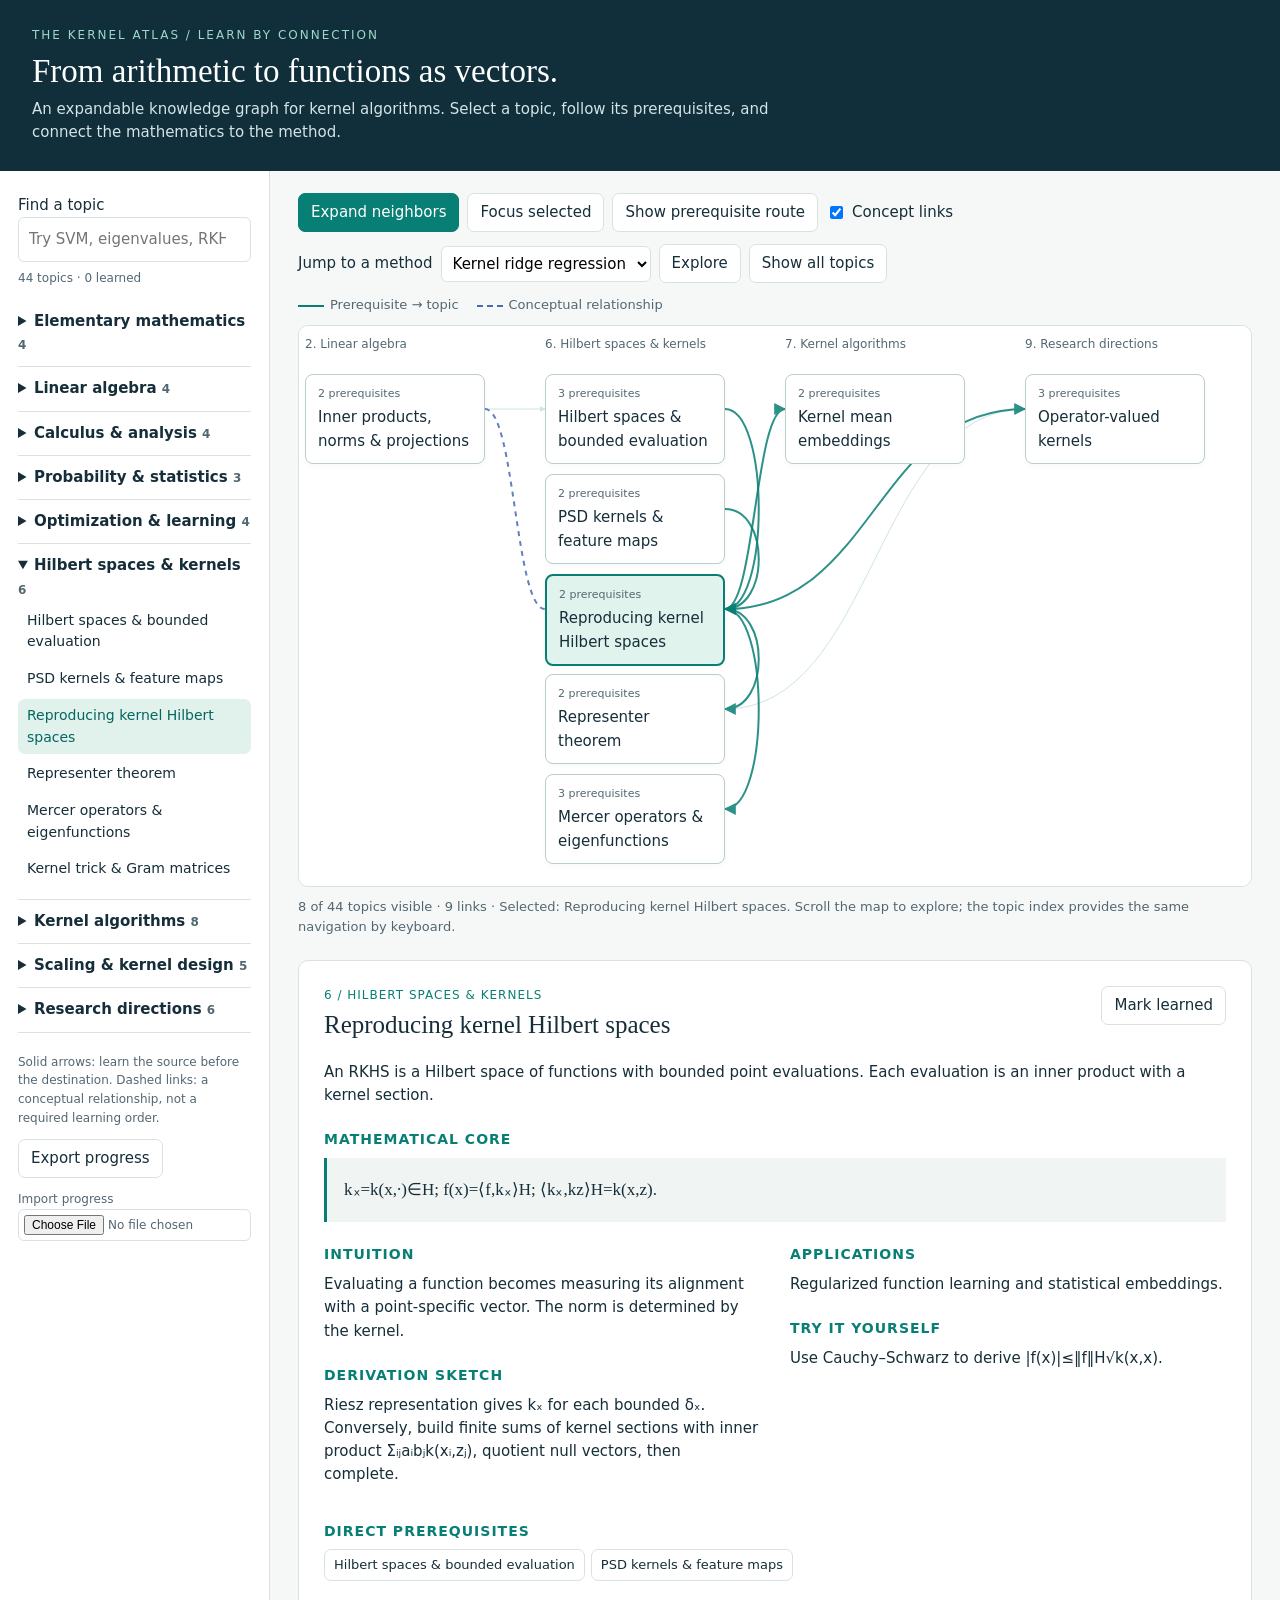
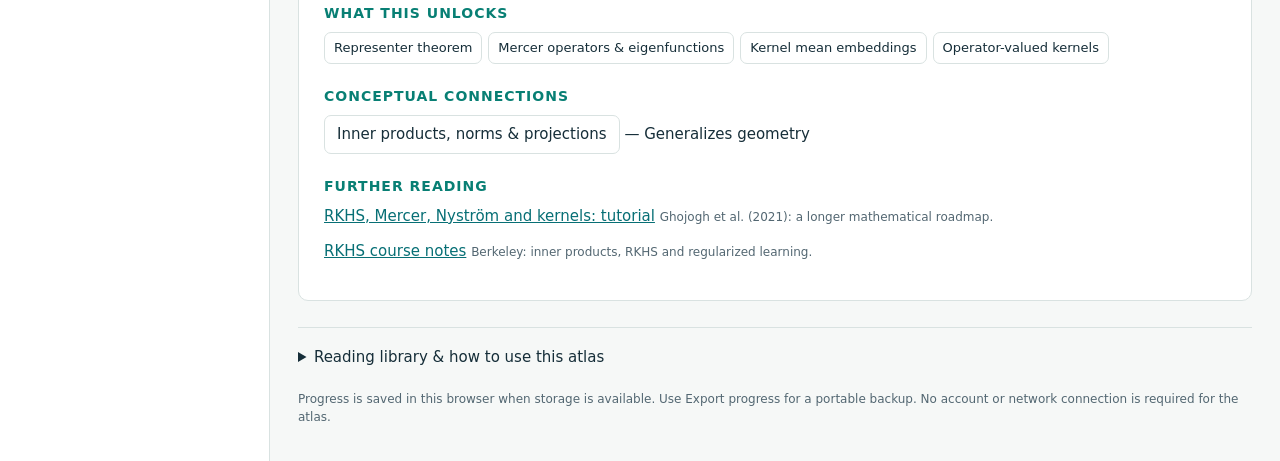
<file: kernel-atlas.html>
<!doctype html>
<html lang="en"><head><meta charset="utf-8"><meta name="viewport" content="width=device-width,initial-scale=1"><title>Kernel Atlas — an interactive learning graph</title>
<style>
:root{color-scheme:light;--ink:#162e39;--muted:#536772;--paper:#f6f8f7;--line:#d9e2e1;--accent:#087f74;--blue:#486ab3}*{box-sizing:border-box}body{margin:0;background:var(--paper);color:var(--ink);font:15px/1.55 system-ui,sans-serif}button,input,select{font:inherit}button,a,input,select,summary{touch-action:manipulation}button{cursor:pointer;border:1px solid var(--line);border-radius:7px;background:white;color:var(--ink);padding:7px 12px}button:hover{background:#eaf4f1}button:focus-visible,a:focus-visible,summary:focus-visible,input:focus-visible,select:focus-visible{outline:3px solid #c08427;outline-offset:3px}.primary{background:var(--accent);color:white;border-color:var(--accent)}.primary:hover{background:#05675f}header{padding:26px 32px 20px;background:#102f3a;color:#fff}header .eyebrow{color:#9dd8c9;letter-spacing:2px;font-size:12px}h1{font:500 33px/1.2 Georgia,serif;margin:7px 0}header p{margin:6px 0;color:#d4e3e7;max-width:800px}.shell{display:grid;grid-template-columns:270px minmax(0,1fr);max-width:1800px;margin:auto}.sidebar{padding:23px 18px;border-right:1px solid var(--line);background:white}.sidebar input{width:100%;padding:10px;border:1px solid var(--line);border-radius:6px}.sidebar details{border-bottom:1px solid var(--line);padding:10px 0}.sidebar summary{cursor:pointer;font-weight:600}.topic{display:block;text-align:left;width:100%;border:0;padding:6px 9px;margin:3px 0;font-size:14px}.topic.active{background:#e1f1ec;color:#05675f}.count{color:var(--muted);font-size:12px}.main{min-width:0;padding:22px 28px}h2{font:500 25px/1.3 Georgia,serif;margin:0 0 12px}h3{font-size:14px;text-transform:uppercase;letter-spacing:1px;margin:22px 0 7px;color:var(--accent)}p{margin:7px 0 12px}.toolbar{display:flex;gap:8px;flex-wrap:wrap;align-items:center;margin-bottom:12px}.toolbar label{display:flex;gap:6px;align-items:center}.toolbar select{max-width:210px;padding:7px;border:1px solid var(--line);border-radius:6px;background:white}.legend{display:flex;gap:18px;flex-wrap:wrap;font-size:13px;color:var(--muted);margin:10px 0}.legend span:before{content:'';display:inline-block;vertical-align:middle;width:26px;border-top:2px solid var(--accent);margin-right:6px}.legend .concept:before{border-top:2px dashed var(--blue)}.graphwrap{position:relative;overflow:auto;border:1px solid var(--line);background:#fff;border-radius:10px;max-height:570px}.graph{position:relative;min-height:180px}.graph svg{position:absolute;inset:0;pointer-events:none}.gnode{position:absolute;width:180px;min-height:70px;text-align:left;padding:10px 12px;border-radius:8px;border:1px solid #bacdc9;box-shadow:0 2px 4px #16363c08}.gnode small{display:block;font-size:11px;color:var(--muted);margin-bottom:4px}.gnode.selected{background:#e0f3ed;border:2px solid var(--accent)}.gnode.done:after{content:'✓';position:absolute;right:8px;top:4px;color:var(--accent)}.columnlabel{position:absolute;top:9px;font-size:12px;color:var(--muted);width:180px}.status{font-size:13px;color:var(--muted);margin:10px 0}.lesson{margin-top:22px;background:white;border:1px solid var(--line);border-radius:10px;padding:25px;max-width:1100px}.lessonhead{display:flex;justify-content:space-between;gap:12px;align-items:flex-start;flex-wrap:wrap}.badge{font-size:12px;text-transform:uppercase;letter-spacing:1px;color:var(--accent)}.lesson h2{margin-top:5px}.math{background:#f0f5f4;padding:17px;border-left:3px solid var(--accent);font:17px/1.8 'Cambria Math',Georgia,serif;overflow-wrap:anywhere;white-space:pre-wrap}.lessoncols{display:grid;grid-template-columns:1fr 1fr;gap:0 30px}.chips{display:flex;flex-wrap:wrap;gap:6px}.chips button{font-size:13px;padding:5px 9px}.route{border-left:3px solid #d2b678;padding:10px 14px;background:#fbf8ef;margin:14px 0}.route ol{padding-left:22px;margin:8px 0}.route button{border:0;background:none;padding:2px;color:#07695f;text-align:left}.sources{margin-top:26px;border-top:1px solid var(--line);padding-top:18px}.sources li{margin:10px 0}a{color:#076f75}.foot{font-size:12px;color:var(--muted);margin-top:20px}#empty{padding:12px;color:var(--muted)}[hidden]{display:none!important}@media(max-width:900px){.shell{grid-template-columns:220px minmax(0,1fr)}.main{padding:18px}.lessoncols{grid-template-columns:1fr}}@media(max-width:650px){header{padding:22px 18px}h1{font-size:29px}.shell{display:block}.sidebar{border-right:0;border-bottom:1px solid var(--line);max-height:300px;overflow:auto}.main{padding:16px}.lesson{padding:17px}.toolbar select{max-width:180px}.graphwrap{max-height:420px}}
</style></head><body>
<header><div class="eyebrow">THE KERNEL ATLAS / LEARN BY CONNECTION</div><h1>From arithmetic to functions as vectors.</h1><p>An expandable knowledge graph for kernel algorithms. Select a topic, follow its prerequisites, and connect the mathematics to the method.</p></header>
<div class="shell"><nav class="sidebar" aria-label="Topic index"><label for="search">Find a topic</label><input id="search" type="search" placeholder="Try SVM, eigenvalues, RKHS…"><p class="count" id="progress"></p><div id="index"></div><div id="empty" hidden>No matching topics.</div><p class="foot">Solid arrows: learn the source before the destination. Dashed links: a conceptual relationship, not a required learning order.</p><button id="export">Export progress</button><label class="count" style="display:block;margin-top:12px">Import progress<input id="import" type="file" accept="application/json" style="padding:5px"></label></nav>
<main class="main"><div class="toolbar"><button id="neighbors" class="primary">Expand neighbors</button><button id="focus">Focus selected</button><button id="path">Show prerequisite route</button><label><input type="checkbox" id="concept" checked>Concept links</label></div><div class="toolbar"><label for="target">Jump to a method</label><select id="target"><option value="krr">Kernel ridge regression</option><option value="svm">Support vector machines</option><option value="kpca">Kernel PCA</option><option value="gp">Gaussian processes</option><option value="mmd">MMD</option><option value="ntk">Neural tangent kernels</option></select><button id="jump">Explore</button><button id="overview">Show all topics</button></div>
<div class="legend"><span>Prerequisite → topic</span><span class="concept">Conceptual relationship</span></div><div class="graphwrap" id="viewport"><div class="graph" id="graph" role="group" aria-label="Interactive topic graph"></div></div><div class="status" id="status" aria-live="polite"></div><div id="route" class="route" hidden></div><article id="lesson" class="lesson" aria-label="Selected topic lesson"></article>
<details class="sources"><summary>Reading library & how to use this atlas</summary><p>Start with the elementary topics or choose a method and open its prerequisite route. Routes are suggested teaching sequences, not the only valid way to learn. Mark a topic learned after working through its practice question. Research nodes offer starting questions, not a claim to cover the latest literature.</p><p>Notation: xᵢ is example i; X has examples in its rows; K is the training Gram matrix; n is the sample count; λ&gt;0 is the regularization parameter. Formulas use real spaces unless stated otherwise. Derivations are sketches; check the stated assumptions before applying them.</p><ul id="readinglist"></ul><p>Notes are original concise teaching summaries. The linked textbook, papers and course notes provide proofs and further reading. The atlas works offline; external readings require internet access.</p></details><p class="foot">Progress is saved in this browser when storage is available. Use Export progress for a portable backup. No account or network connection is required for the atlas.</p></main></div>
<script>
const groups=['Elementary mathematics','Linear algebra','Calculus & analysis','Probability & statistics','Optimization & learning','Hilbert spaces & kernels','Kernel algorithms','Scaling & kernel design','Research directions'];
// id, stage, title, prerequisites, definition, mathematics, derivation, intuition, applications, practice
const rows=[
['numbers',0,'Numbers, algebra & sums','','Real numbers, variables, equations, powers and finite sums are the language of the entire graph.','Σᵢ₌₁ⁿ aᵢ = a₁ + ⋯ + aₙ; (a+b)² = a²+2ab+b².','Expand (a+b)(a+b) using distributivity. Collect the two ab terms. Apply the same distributive rule inside a sum.','A sum is a compact instruction to accumulate contributions. Indices identify examples or coordinates.','Writing losses, dot products and kernel expansions.','Expand Σᵢ₌₁³ (xᵢ−yᵢ)² and identify the cross term.'],
['functions',0,'Sets, functions & composition','numbers','A set collects objects; a function assigns one output to each input in its domain.','f:X→Y; (g∘f)(x)=g(f(x)); f⁻¹(A)={x:f(x)∈A}.','For f(x)=2x and g(z)=z², substitute f(x) into g to obtain 4x². Order matters: f(g(x))=2x².','A feature map is simply a function whose outputs serve as coordinates.','Feature pipelines, decision functions and random variables.','Give a feature map from a real number to a three-dimensional vector.'],
['geometry',0,'Coordinates & Euclidean geometry','numbers','Coordinates represent points; distances and angles describe their geometry.','‖x−z‖₂²=Σⱼ(xⱼ−zⱼ)².','Apply the Pythagorean theorem to coordinate differences; in d dimensions sum the squared orthogonal components.','A similarity model decides which points should count as close.','RBF kernels, nearest neighbors and margins.','Compute the distance between (1,2) and (4,6).'],
['logic',0,'Logic, proofs & inequalities','functions','Implication, quantifiers, counterexamples and inequalities let us state and verify mathematical claims.','∀x P(x); ∃x P(x); (a−b)²≥0 ⇒ 2ab≤a²+b².','Expand a nonnegative square and rearrange. To refute a universal assertion, one counterexample suffices.','The assumptions of a theorem are part of the theorem.','Checking kernel validity and reading convergence proofs.','Disprove the claim that every symmetric matrix is positive semidefinite.'],
['vectors',1,'Vector spaces & linear maps','functions geometry','A vector space supports addition and scalar multiplication. Linear maps preserve both operations.','A(αx+βz)=αAx+βAz; span{vᵢ}={Σᵢaᵢvᵢ}.','Represent each input by its basis coordinates. The images of the basis vectors become the columns of A.','A matrix records where a linear map sends each coordinate direction.','Feature matrices, linear predictors and finite feature spaces.','Show that f(x)=Ax+b is linear only when b=0.'],
['inner',1,'Inner products, norms & projections','vectors logic','An inner product measures alignment; its induced norm measures length. Projection finds the nearest point in a subspace.','⟨x,z⟩=xᵀz; ‖x‖²=⟨x,x⟩; |⟨x,z⟩|≤‖x‖‖z‖.','Minimize ‖x−az‖² over a. Setting its derivative to zero gives a=⟨x,z⟩/‖z‖² for z≠0; the residual is orthogonal to z.','Projection keeps the component explainable by the chosen directions.','Least squares, margins and reproducing properties.','Project (2,1) onto the span of (1,1).'],
['matrix',1,'Matrices, rank & linear systems','vectors','Matrix products compose linear maps; rank counts independent output directions.','Ax=b; rank(A)≤min(n,d); (AB)ᵀ=BᵀAᵀ.','The j-th column of AB is A applied to column j of B. A solution is unique for every b in Rⁿ when A is square and invertible.','Rank is the number of distinct directions that survive a transformation.','Solving KRR, building Gram matrices and identifying redundancy.','Why can repeated columns make a square matrix singular?'],
['spectral',1,'Eigenvalues, SVD & PSD matrices','matrix inner','Eigenvectors are directions preserved by a map. A real symmetric matrix is PSD when its quadratic form is nonnegative.','A=QΛQᵀ; A⪰0 ⇔ xᵀAx≥0 for all x ⇔ λᵢ≥0; X=UΣVᵀ.','Substitute x=Qz into xᵀAx to get Σᵢλᵢzᵢ². Nonnegativity for every z is equivalent to nonnegative eigenvalues.','Eigenvalues quantify the strength of independent modes. SVD extends this idea to rectangular matrices.','PCA, kernel validation, conditioning and low-rank approximation.','Check whether [[1,2],[2,1]] is PSD.'],
['limits',2,'Limits, continuity & completeness','logic numbers','A limit describes convergence. Continuity preserves limits; completeness ensures Cauchy sequences converge inside the space.','xₙ→x means ∀ε>0 ∃N: n≥N ⇒ |xₙ−x|<ε.','A Cauchy sequence has mutually close late terms. Rational approximations to √2 are Cauchy but have no rational limit; the real numbers contain the limit.','Completeness means a sequence cannot approach a missing point.','Hilbert spaces, existence arguments and convergence of algorithms.','Explain why a finite decimal approximation of √2 differs from its limit.'],
['derivatives',2,'Derivatives & chain rule','functions limits','A derivative measures local change; the chain rule differentiates a composition.','f′(x)=limₕ→₀[f(x+h)−f(x)]/h; (g∘f)′=g′(f(x))f′(x).','For x², expand (x+h)²−x²=2xh+h², divide by h and take the limit.','Replace a smooth curve near a point with its tangent line.','Optimizing losses and kernel hyperparameters.','Differentiate exp(−x²/(2σ²)) with respect to x for σ>0.'],
['gradients',2,'Gradients, Hessians & matrix calculus','derivatives matrix','A gradient collects first partial derivatives; a Hessian collects second derivatives.','∇w ‖Xw−y‖²=2Xᵀ(Xw−y); ∇²=2XᵀX.','Expand wᵀXᵀXw−2yᵀXw+yᵀy and differentiate each term. Symmetry of XᵀX combines the two quadratic contributions.','The gradient points toward fastest local increase; curvature controls how quickly that direction changes.','Ridge regression, Newton methods and gradient descent.','Derive the gradient after adding λ‖w‖².'],
['integration',2,'Integration & function spaces','limits functions','An integral accumulates values over a domain. Square-integrable functions have finite integrated squared magnitude.','⟨f,g⟩L²=∫ f(x)g(x)dμ(x); ‖f‖²L²=∫|f|²dμ.','Approximate the integral by weighted finite sums. The dot product of sampled values becomes an integral in the limit under suitable conditions.','Functions can be vectors with a continuum of coordinates. L² identifies functions equal almost everywhere.','Expectations, integral operators and spectral kernel theory.','Why does changing a function at one point not change its Lebesgue L² norm?'],
['probability',3,'Probability & random variables','functions integration','A probability measure assigns event probabilities; a random variable is a measurable function on outcomes.','P(Ω)=1; E[g(X)]=∫g(x)dP(x).','For a discrete X with masses pᵢ, the integral becomes Σᵢpᵢg(xᵢ). The continuous density case becomes ∫g(x)p(x)dx.','An expectation is an average weighted by how often outcomes occur.','Statistical risk and probabilistic prediction.','Compute E[X] for P(X=0)=1/4 and P(X=2)=3/4.'],
['covariance',3,'Variance, covariance & Gaussians','probability spectral','Variance measures spread; covariance measures joint linear variation. A multivariate Gaussian is determined by its mean and covariance.','Cov(X)=E[(X−μ)(X−μ)ᵀ]⪰0; Var(aᵀX)=aᵀCov(X)a.','Expand the scalar variance of aᵀX. It is the expectation of a square, so every covariance matrix is PSD.','Covariance matrices are geometries of uncertainty. Zero covariance need not imply independence outside special settings such as joint Gaussians.','Gaussian processes and PCA.','Give a reason covariance matrices cannot have negative eigenvalues.'],
['statistics',3,'Sampling, estimation & generalization','probability','Learning estimates population behavior from a finite sample; generalization is performance on unseen data.','R(f)=E[ℓ(f(X),Y)]; R̂ₙ(f)=n⁻¹Σᵢℓ(f(xᵢ),yᵢ).','For a fixed integrable loss under iid sampling, the law of large numbers connects its empirical average to expectation. Choosing f on the same data requires additional control.','Training fit is an estimate that becomes optimistic when we search many models.','Validation, model comparison and learning theory.','Why is training error not an unbiased evaluation after model selection?'],
['convex',4,'Convexity & gradient descent','gradients logic','A convex function lies below chords between points; convex objectives have no suboptimal local minima.','f(tx+(1−t)z)≤tf(x)+(1−t)f(z), 0≤t≤1; wₜ₊₁=wₜ−η∇f(wₜ).','For a twice differentiable function on an open convex domain, PSD Hessians imply convexity by restricting to every line. For smooth convex losses, an appropriately small step supports descent.','A convex bowl makes local downhill information globally useful.','KRR and SVM optimization.','Show that a squared linear residual is convex using its Hessian.'],
['duality',4,'Lagrange duality & KKT','convex','Duality converts constraints into multipliers. KKT conditions connect feasible primal and dual optima under suitable assumptions.','L(w,α)=f(w)+Σᵢαᵢgᵢ(w); αᵢ≥0; αᵢgᵢ(w)=0.','Minimize L over w to obtain a lower bound for any feasible primal point. Maximize this bound over α≥0. Slater’s condition gives strong duality for standard convex problems.','A multiplier measures the pressure of a constraint; inactive constraints have zero multiplier at a KKT point.','The SVM dual and support vectors.','Explain complementary slackness in words.'],
['regularization',4,'Losses, regularization & validation','statistics convex','Regularization penalizes complexity while a loss measures data mismatch. Validation chooses settings without consulting the final test set.','minf n⁻¹Σᵢℓ(f(xᵢ),yᵢ)+λΩ(f); λ>0.','Increasing λ raises the cost of complexity. Select λ and kernel parameters using validation folds; fit preprocessing inside each training fold to avoid leakage.','Fit the data while expressing which solutions you prefer among plausible alternatives.','Stable estimation, hyperparameter tuning and controlling overfit.','What changes if the loss is a sum rather than an average?'],
['ridge',4,'Linear ridge regression','regularization spectral','Ridge fits a linear predictor with a squared norm penalty. Here the objective has average squared error and no intercept.','ŵ=(XᵀX+nλI)⁻¹Xᵀy; λ>0.','Set 2Xᵀ(Xw−y)/n+2λw=0 and solve. In practice use a linear solver, not an explicit inverse.','Small singular directions are shrunk more strongly, reducing instability.','A finite-dimensional bridge to kernel ridge regression.','Derive the formula if the squared-error loss is summed instead.'],
['hilbert',5,'Hilbert spaces & bounded evaluation','inner limits integration','A Hilbert space is a complete inner-product space. A bounded evaluation functional satisfies |f(x)|≤Cₓ‖f‖.','H complete; δₓ(f)=f(x); |δₓ(f)|≤Cₓ‖f‖H.','Complete a pre-Hilbert space by adding limits of its Cauchy sequences. Boundedness of evaluation makes nearby functions in norm have nearby values at a fixed point.','An infinite-dimensional vector space needs both geometry and a guarantee that limits stay inside. L² generally lacks well-defined point evaluation.','Function estimation and the foundations of RKHS.','Why does L² equivalence almost everywhere obstruct point evaluation?'],
['psdkernel',5,'PSD kernels & feature maps','spectral functions','A real PSD kernel is symmetric and gives a PSD Gram matrix for every finite choice of inputs.','Kᵢⱼ=k(xᵢ,xⱼ); Σᵢⱼcᵢcⱼk(xᵢ,xⱼ)≥0; k(x,z)=⟨φ(x),φ(z)⟩.','If k is a feature inner product, the quadratic form equals ‖Σᵢcᵢφ(xᵢ)‖²≥0. The converse is supplied by the canonical RKHS construction.','A kernel specifies a consistent geometry without requiring explicit feature coordinates. One finite PSD check does not prove global kernel validity.','All kernel algorithms and covariance design.','Show that k(x,z)=xz on R is PSD using its feature map.'],
['rkhs',5,'Reproducing kernel Hilbert spaces','hilbert psdkernel','An RKHS is a Hilbert space of functions with bounded point evaluations. Each evaluation is an inner product with a kernel section.','kₓ=k(x,·)∈H; f(x)=⟨f,kₓ⟩H; ⟨kₓ,kz⟩H=k(x,z).','Riesz representation gives kₓ for each bounded δₓ. Conversely, build finite sums of kernel sections with inner product Σᵢⱼaᵢbⱼk(xᵢ,zⱼ), quotient null vectors, then complete.','Evaluating a function becomes measuring its alignment with a point-specific vector. The norm is determined by the kernel.','Regularized function learning and statistical embeddings.','Use Cauchy–Schwarz to derive |f(x)|≤‖f‖H√k(x,x).'],
['representer',5,'Representer theorem','rkhs regularization','For a finite evaluation-based loss plus a strictly increasing function of the RKHS norm, every existing minimizer lies in the span of the training kernel sections.','f*=Σᵢαᵢk(xᵢ,·).','Decompose f=f∥+f⊥ relative to span{kₓᵢ}. Reproduction gives f⊥(xᵢ)=0. Removing f⊥ leaves the loss unchanged and decreases the norm unless f⊥=0.','An infinite search collapses to n coefficients because unseen orthogonal directions cannot improve the training fit.','KRR, SVM, smoothing splines and general regularized empirical risk.','Why is existence of a minimizer a separate issue from its representation?'],
['mercer',5,'Mercer operators & eigenfunctions','rkhs integration spectral','Mercer theory connects continuous PSD kernels to spectra of integral operators under suitable compactness and measure assumptions.','(Tf)(x)=∫k(x,z)f(z)dμ(z); k(x,z)=Σⱼλⱼeⱼ(x)eⱼ(z).','For a continuous symmetric PSD kernel on a compact domain with a suitable finite full-support measure, the positive compact integral operator has a spectral expansion; Mercer conditions strengthen convergence.','Eigenfunctions are global feature directions; √λⱼeⱼ(x) are feature coordinates. PSD kernels need not require a Mercer setup.','Spectral learning rates, KPCA and low-rank approximation.','Distinguish the finite Gram eigenvectors from integral-operator eigenfunctions.'],
['trick',5,'Kernel trick & Gram matrices','psdkernel matrix','An algorithm expressed only through feature inner products can replace those products with kernel evaluations.','φ(xᵢ)ᵀφ(xⱼ) → Kᵢⱼ=k(xᵢ,xⱼ).','Rewrite the predictor as w=Σᵢαᵢφ(xᵢ). Then ⟨w,φ(x)⟩=Σᵢαᵢk(xᵢ,x). Coordinates of φ disappear.','Compute the geometry the algorithm needs, without explicitly constructing every feature.','Kernel perceptron, SVM, KRR and KPCA.','For k(x,z)=(xᵀz)² in R², find a three-coordinate feature map.'],
['krr',6,'Kernel ridge regression · KRR','ridge representer trick','KRR minimizes average squared error plus λ‖f‖H², with λ>0 and no unpenalized intercept in this formula.','α=(K+nλI)⁻¹y; f(x)=kₓᵀα, (kₓ)ᵢ=k(xᵢ,x).','Substitute f=Σαᵢkₓᵢ into the objective: ‖Kα−y‖²/n+λαᵀKα. Its gradient is 2K[(K+nλI)α−y]/n; the displayed α is a valid minimizer even if K is singular.','Regression becomes a weighted sum of similarities to training examples. The fitted function is unique; redundant coefficient representations may not be.','Nonlinear regression and interpolation with regularization.','Show that fitted values shrink the eigenmode with eigenvalue s by s/(s+nλ).'],
['svm',6,'Support vector machines · SVM','duality representer trick','A soft-margin SVM trades large margin against hinge-loss violations for labels yᵢ∈{−1,+1}.','minw,b ½‖w‖²+CΣᵢmax(0,1−yᵢ(⟨w,φᵢ⟩+b)); f(x)=Σᵢαᵢyᵢk(xᵢ,x)+b.','Introduce slack ξᵢ≥0 and multipliers. Stationarity gives w=Σαᵢyᵢφᵢ and Σαᵢyᵢ=0. The dual maximizes Σαᵢ−½ΣᵢⱼαᵢαⱼyᵢyⱼKᵢⱼ subject to 0≤αᵢ≤C.','Only examples with nonzero multipliers contribute to the boundary: the support vectors. C and λ use different conventions.','Nonlinear classification with a convex training problem.','What does complementary slackness say about a point strictly outside the margin?'],
['centering',6,'Centering in feature space','trick inner statistics','Centering subtracts the training feature mean without explicitly computing feature vectors.','H=I−11ᵀ/n; Kc=HKH.','Expand ⟨φᵢ−φ̄,φⱼ−φ̄⟩: subtract row and column means of K, then add its grand mean. Center test cross-kernels with the training mean, never a separate test mean.','The origin moves to the training cloud’s center in feature space.','KPCA, covariance operators and HSIC.','Prove Kc1=0 and explain what this means geometrically.'],
['kpca',6,'Kernel principal components · KPCA','centering spectral','KPCA performs PCA on centered feature vectors using only their Gram matrix.','Kc vⱼ=λⱼvⱼ, ‖vⱼ‖=1; scoreⱼ(x)=vⱼᵀkc(x)/√λⱼ, λⱼ>0.','A unit feature-space axis is uⱼ=Σᵢvⱼᵢ(φᵢ−φ̄)/√λⱼ. Its inner product with a centered test feature yields the score. The covariance eigenvalue is λⱼ/n.','Nonlinear curves in input space may become linear directions in feature space.','Nonlinear dimensionality reduction and anomaly features.','Why must zero Gram eigenvalues be excluded from the score formula?'],
['gp',6,'Gaussian process regression','covariance psdkernel','A Gaussian process specifies jointly Gaussian function values for every finite input set. Its kernel is a covariance function.','m*(x)=kₓᵀ(K+σ²I)⁻¹y; v*(x)=k(x,x)−kₓᵀ(K+σ²I)⁻¹kₓ.','Condition the joint Gaussian of noisy training outputs and a latent test value. Assume zero prior mean and iid Gaussian noise of variance σ². Add σ² for predictive observation variance.','The same similarity machinery can express both predictions and uncertainty. GP sample paths generally do not belong to their covariance RKHS in infinite-dimensional settings.','Regression, Bayesian optimization and uncertainty modeling.','Match the GP posterior mean to KRR by setting σ²=nλ.'],
['mean',6,'Kernel mean embeddings','rkhs probability','A mean embedding represents a distribution by the average of its kernel features, when the expectation exists.','μP=Eₓ∼P[k(x,·)]; ⟨f,μP⟩=Eₚ[f(X)].','Apply the reproducing property inside the expectation. A sufficient integrability condition is E√k(X,X)<∞. Estimate μP by n⁻¹Σᵢk(xᵢ,·).','Replace a point by a distribution while remaining in the same vector space.','Distribution comparison and conditional distribution representations.','Compute the embedding under a linear kernel and identify what information it loses.'],
['mmd',6,'Maximum mean discrepancy · MMD','mean statistics','MMD measures the distance between two distributions’ mean embeddings. A characteristic kernel makes zero distance imply equal distributions.','MMD²=E k(X,X′)+E k(Y,Y′)−2E k(X,Y).','Expand ‖μP−μQ‖². Here X,X′ are independent draws from P and Y,Y′ from Q. Sample averages yield biased nonnegative or unbiased potentially negative estimates of MMD².','Search the RKHS unit ball for a function whose expectations differ most.','Two-sample testing, drift detection and generative-model evaluation.','Why does MMD with the linear kernel only compare means?'],
['hsic',6,'Independence testing · HSIC','mean centering','HSIC measures the squared Hilbert–Schmidt norm of a cross-covariance operator between two feature spaces.','HSICbiased = tr(KHLH)/n².','Center both feature maps, form their empirical cross-covariance, and expand its squared operator norm into Gram products. Under suitable characteristic-kernel conditions, population zero characterizes independence.','Dependence can be nonlinear even when ordinary covariance is zero. Calibrate a test using permutations under iid assumptions.','Independence tests and feature selection.','Compare independence with zero Pearson correlation.'],
['design',7,'Kernel construction & bandwidth','psdkernel regularization','Kernel design encodes assumptions about similarity. Nonnegative sums and pointwise products of PSD kernels remain PSD.','kRBF(x,z)=exp(−‖x−z‖²/(2ℓ²)); kpoly=(xᵀz+c)ᵖ, c≥0, p∈N.','A sum concatenates scaled feature maps; a product uses tensor-product features. The RBF kernel has a nonnegative Fourier spectral measure, establishing PSD.','Small ℓ distinguishes nearby points sharply; large ℓ makes them similar. Scaling input units changes this geometry.','Choosing smoothness, combining data types and tuning models.','What happens to an RBF Gram matrix as ℓ→0 for distinct points?'],
['bochner',7,'Fourier analysis & Bochner’s theorem','integration psdkernel','A continuous stationary PSD kernel on Rᵈ is the Fourier transform of a finite nonnegative measure.','k(x,z)=ψ(x−z); ψ(t)=∫exp(iωᵀt)dΛ(ω).','If Λ is nonnegative, the kernel quadratic form is an integral of |Σⱼcⱼexp(iωᵀxⱼ)|² and is nonnegative. Bochner supplies the converse under continuity.','A stationary kernel is a mixture of waves with nonnegative spectral weights.','Random Fourier features and spectral mixture design.','Why does a narrower RBF kernel require a wider frequency distribution?'],
['rff',7,'Random Fourier features','bochner probability ridge','Random Fourier features approximate normalized real stationary kernels by finite random feature inner products.','zⱼ(x)=√(2/D)cos(ωⱼᵀx+bⱼ); z(x)ᵀz(y)≈k(x,y).','Sample ω from the normalized spectral measure and b uniformly on [0,2π]. Average over b to obtain cos(ωᵀ(x−y)); averaging over ω recovers the kernel.','Trade exact dense similarities for a reusable random coordinate system. Nonunit kernel amplitude requires an extra scale factor.','Large-scale approximate KRR and SVM.','For an RBF with lengthscale ℓ, use ω∼N(0,ℓ⁻²I). Explain why.'],
['nystrom',7,'Nyström approximation','spectral trick','Nyström approximates a Gram matrix through similarities to m landmark examples.','K≈CW†Cᵀ; C=K[:,S], W=K[S,S].','Project kernel features onto the landmark span. The pseudoinverse accounts for redundant landmarks; W’s positive eigenspace gives an explicit low-rank feature map.','Keep representative columns instead of every pairwise relation. Quality depends on landmark selection and spectral decay.','Memory reduction and kernel-system preconditioners.','When can selecting too few landmarks destroy predictive directions?'],
['numerics',7,'Solvers, conditioning & complexity','krr spectral','Numerical methods solve kernel systems accurately without forming explicit matrix inverses.','A=K+nλI; κ₂(A)=(smax+nλ)/(smin+nλ); dense storage O(n²).','Eigenvalues shift by nλ. Positive λ makes A positive definite, enabling Cholesky. Dense factorization costs O(n³); iterative methods require matrix-vector products and suitable stopping rules.','Regularization can improve both statistical stability and numerical conditioning. Jitter and model regularization have different purposes.','Reliable training and scaling kernel regression.','How does a preconditioner change an iterative solver’s convergence?'],
['generalization',8,'Spectral learning theory','mercer regularization statistics','Kernel learning theory relates prediction error to sample size, regularization, spectrum and target smoothness.','deff(ρ)=tr[K(K+ρI)⁻¹]=Σⱼsⱼ/(sⱼ+ρ), ρ=nλ here.','Diagonalize K: each eigenmode contributes a fraction between zero and one. This gives a finite-sample complexity diagnostic; population rate results require distribution and source assumptions.','The effective model size is often smaller than n because weak modes are suppressed.','Studying learning rates, interpolation and benign overfitting.','Research exercise: vary λ and compare effective dimension with held-out error.'],
['ntk',8,'Neural tangent kernels · NTK','gradients psdkernel numerics','The NTK is the inner product of a network’s parameter gradients at two inputs.','Θθ(x,z)=⟨∇θfθ(x),∇θfθ(z)⟩; fθ≈fθ₀+∇θfθ₀ᵀ(θ−θ₀).','Linearize the network around initialization. Gradient flow for squared loss then evolves predictions through its gradient Gram matrix. Certain infinite-width parameterizations yield a fixed limiting kernel.','Kernel theory describes a particular wide-network training regime; finite networks may learn features beyond a fixed kernel.','Analyzing optimization and comparing lazy training with feature learning.','Research exercise: track NTK drift during training as width changes.'],
['deep',8,'Deep & multiple kernel learning','design gradients svm','Deep kernels apply a base kernel to learned representations. Multiple kernel learning combines a family of kernels.','kθ(x,z)=k₀(gθ(x),gθ(z)); kβ=Σₘβₘkₘ, βₘ≥0.','Composition with any deterministic map preserves PSD. Nonnegative sums preserve PSD. Optimizing the map jointly with the predictor generally loses convexity.','Learn what similarity means while retaining a valid kernel for each fixed parameter setting.','Structured data, multimodal models and representation learning.','Research exercise: compare learned representations with a fixed RBF baseline using identical validation splits.'],
['structured',8,'Graph & structured-data kernels','design vectors','Structured kernels compare graphs, strings or other non-vector objects through explicitly or implicitly counted features.','k(G,G′)=Σₛcₛ(G)cₛ(G′).','Count shared substructures s. The count vector is a feature map, so its dot product is PSD. Efficient recursions can avoid materializing all features.','Choose which structural patterns should make two objects similar. Not every graph similarity is a valid PSD kernel.','Molecular properties, sequences and relational data.','Research exercise: compare substructure features with learned graph embeddings and inspect indistinguishable graphs.'],
['conditional',8,'Conditional embeddings & causal questions','mean hsic numerics','Conditional embeddings seek RKHS representations of conditional distributions using regularized covariance-operator relations.','μY|x ≈ CYX(CXX+λI)⁻¹k(x,·).','Estimate cross-covariance and input covariance operators, then regularize the inverse problem. Exact identities require range and regularity conditions; finite-sample formulas are estimators.','Regression can target an entire distributional representation rather than a single scalar mean. Observational dependence alone does not identify causality.','Distributional regression, conditional tests and causal-method research under explicit assumptions.','Research exercise: identify which causal assumptions a conditional-independence procedure needs.'],
['operator',8,'Operator-valued kernels','rkhs matrix representer','An operator-valued kernel maps pairs of inputs to linear operators on an output Hilbert space.','K(x,z)∈L(Y); Σᵢⱼ⟨yᵢ,K(xᵢ,xⱼ)yⱼ⟩Y≥0.','Replace scalar coefficients in the RKHS construction with output vectors. The representer expansion becomes f(x)=ΣᵢK(x,xᵢ)cᵢ under the corresponding regularized setting.','Similarity can couple output tasks as well as input examples.','Multi-task regression, vector fields and functional outputs.','Research exercise: compare K(x,z)=k(x,z)B for PSD B with independent-output models.']
];
const nodes=rows.map(r=>({id:r[0],stage:r[1],title:r[2],pre:r[3]?r[3].split(' '):[],definition:r[4],math:r[5],derivation:r[6],intuition:r[7],applications:r[8],practice:r[9]}));
const relations=[['inner','rkhs','Generalizes geometry'],['spectral','mercer','Finite vs. operator spectrum'],['ridge','krr','Kernelized regression'],['krr','gp','Same mean when σ²=nλ'],['kpca','mercer','Empirical spectral view'],['svm','krr','Different losses, same RKHS'],['mmd','hsic','Distribution vs. independence tests'],['rff','nystrom','Alternative approximations'],['ntk','deep','Fixed vs. learned representations'],['generalization','numerics','Spectral regularization'],['structured','operator','Richer inputs vs. outputs'],['covariance','psdkernel','Covariance defines a kernel'],['conditional','gp','Conditional prediction']];
const readings=[
['Introduction to Statistical Learning','https://www.statlearning.com/','Accessible statistical learning and SVM background.'],
['Gaussian Processes for Machine Learning','https://www.gaussianprocess.org/gpml/chapters/RW.pdf','Rasmussen & Williams (2006): GP conditioning, covariance functions and numerics.'],
['Characterizing the Representer Theorem','https://proceedings.mlr.press/v28/yu13.html','Yu et al. (2013): regularizer conditions and extensions.'],
['A Kernel Two-Sample Test','https://www.jmlr.org/papers/v13/gretton12a.html','Gretton et al. (2012): MMD estimators and testing.'],
['Random Features for Large-Scale Kernel Machines','https://people.eecs.berkeley.edu/~brecht/papers/07.rah.rec.nips.pdf','Rahimi & Recht (2007): randomized feature approximations.'],
['Neural Tangent Kernel','https://arxiv.org/abs/1806.07572','Jacot et al. (2018): the infinite-width training limit.'],
['RKHS course notes','https://stat154.berkeley.edu/spring-2026/lectures/unit5/unit5_rkhs.html','Berkeley: inner products, RKHS and regularized learning.'],
['RKHS, Mercer, Nyström and kernels: tutorial','https://arxiv.org/abs/2106.08443','Ghojogh et al. (2021): a longer mathematical roadmap.'],
['Kernel Mean Embedding of Distributions','https://arxiv.org/abs/1605.09522','Muandet et al.: embeddings, distribution representations and extensions.']];

const $=id=>document.getElementById(id), byId=Object.fromEntries(nodes.map(n=>[n.id,n]));
const prereqEdges=nodes.flatMap(n=>n.pre.map(p=>[p,n.id,'prerequisite']));
const escapeHTML=s=>String(s).replace(/[&<>"']/g,c=>({'&':'&amp;','<':'&lt;','>':'&gt;','"':'&quot;',"'":'&#39;'}[c]));
let learned=new Set(),selected='rkhs',visible=new Set(),routeShown=false,storageOK=true;
try{const saved=JSON.parse(localStorage.getItem('kernel-atlas-v1')||'{}');learned=new Set((saved.learned||[]).filter(id=>byId[id]));if(byId[saved.selected])selected=saved.selected;}catch(e){storageOK=false;}
function save(){try{localStorage.setItem('kernel-atlas-v1',JSON.stringify({learned:[...learned],selected}));}catch(e){storageOK=false;}}
function adjacent(id){return [...new Set([...byId[id].pre,...nodes.filter(n=>n.pre.includes(id)).map(n=>n.id),...($('concept').checked?relations.filter(r=>r[0]===id||r[1]===id).map(r=>r[0]===id?r[1]:r[0]):[])])];}
function focus(id){selected=id;visible=new Set([id,...adjacent(id)]);routeShown=false;save();render();const p=document.querySelector('.gnode.selected');if(p){$('viewport').scrollLeft=Math.max(0,parseFloat(p.style.left)-200);$('viewport').scrollTop=Math.max(0,parseFloat(p.style.top)-100);}}
function index(){const q=$('search').value.trim().toLowerCase();let matches=0;$('index').innerHTML=groups.map((g,i)=>{let list=nodes.filter(n=>n.stage===i&&(!q||(n.title+' '+n.definition+' '+n.id).toLowerCase().includes(q)));matches+=list.length;return list.length?`<details ${q||i===byId[selected].stage?'open':''}><summary>${escapeHTML(g)} <span class="count">${list.length}</span></summary>${list.map(n=>`<button class="topic ${n.id===selected?'active':''}" data-select="${n.id}" ${n.id===selected?'aria-current="true"':''}>${learned.has(n.id)?'✓ ':''}${escapeHTML(n.title)}</button>`).join('')}</details>`:'';}).join('');$('empty').hidden=matches>0;$('progress').textContent=`${nodes.length} topics · ${learned.size} learned${storageOK?'':' · storage unavailable: export to save'}`;}
function graph(){const ns=nodes.filter(n=>visible.has(n.id));const stages=[...new Set(ns.map(n=>n.stage))].sort((a,b)=>a-b);const positions={};let height=200;stages.forEach((s,col)=>{const list=ns.filter(n=>n.stage===s);height=Math.max(height,60+list.length*100);list.forEach((n,i)=>positions[n.id]={x:26+col*240,y:48+i*100});});const width=Math.max(300,stages.length*240+12);const edges=[...prereqEdges,...($('concept').checked?relations:[])].filter(e=>positions[e[0]]&&positions[e[1]]);let svg=`<svg width="${width}" height="${height}" aria-hidden="true"><defs><marker id="arrow" viewBox="0 0 10 10" refX="9" refY="5" markerWidth="6" markerHeight="6" orient="auto-start-reverse"><path d="M 0 0 L 10 5 L 0 10 z" fill="#087f74"/></marker></defs>`;for(const [a,b,t] of edges){const p=positions[a],q=positions[b],isPre=t==='prerequisite',hot=a===selected||b===selected;let d;if(p.x===q.x){const x=p.x+180,y1=p.y+35,y2=q.y+35;d=`M${x},${y1} C${x+45},${y1} ${x+45},${y2} ${x},${y2}`;}else{const forward=p.x<q.x,x1=p.x+(forward?180:0),x2=q.x+(forward?0:180),mid=(x1+x2)/2;d=`M${x1},${p.y+35} C${mid},${p.y+35} ${mid},${q.y+35} ${x2},${q.y+35}`;}svg+=`<path d="${d}" fill="none" stroke="${isPre?'#087f74':'#486ab3'}" stroke-width="${hot?2:1}" opacity="${hot?0.85:0.2}" ${isPre?'marker-end="url(#arrow)"':'stroke-dasharray="5 5"'}/>`;}svg+='</svg>';$('graph').style.width=width+'px';$('graph').style.height=height+'px';$('graph').innerHTML=svg+stages.map((s,i)=>`<div class="columnlabel" style="left:${26+i*240}px">${s+1}. ${escapeHTML(groups[s])}</div>`).join('')+ns.map(n=>`<button class="gnode ${n.id===selected?'selected':''} ${learned.has(n.id)?'done':''}" data-node="${n.id}" aria-pressed="${n.id===selected}" style="left:${positions[n.id].x}px;top:${positions[n.id].y}px"><small>${n.pre.length} prerequisites</small>${escapeHTML(n.title)}</button>`).join('');$('status').textContent=`${ns.length} of ${nodes.length} topics visible · ${edges.length} links · Selected: ${byId[selected].title}. Scroll the map to explore; the topic index provides the same navigation by keyboard.`;}
function chip(id){return `<button data-select="${id}">${escapeHTML(byId[id].title)}</button>`;}
function lesson(){const n=byId[selected],next=nodes.filter(x=>x.pre.includes(selected)),related=relations.filter(r=>r[0]===selected||r[1]===selected);$('lesson').innerHTML=`<div class="lessonhead"><div><div class="badge">${n.stage+1} / ${escapeHTML(groups[n.stage])}</div><h2>${escapeHTML(n.title)}</h2></div><button id="learn" aria-pressed="${learned.has(n.id)}">${learned.has(n.id)?'✓ Learned — undo':'Mark learned'}</button></div><p>${escapeHTML(n.definition)}</p><h3>Mathematical core</h3><div class="math">${escapeHTML(n.math)}</div><div class="lessoncols"><section><h3>Intuition</h3><p>${escapeHTML(n.intuition)}</p><h3>Derivation sketch</h3><p>${escapeHTML(n.derivation)}</p></section><section><h3>Applications</h3><p>${escapeHTML(n.applications)}</p><h3>Try it yourself</h3><p>${escapeHTML(n.practice)}</p></section></div><h3>Direct prerequisites</h3><div class="chips">${n.pre.length?n.pre.map(chip).join(''):'Start here — no prior nodes required.'}</div><h3>What this unlocks</h3><div class="chips">${next.length?next.map(n=>chip(n.id)).join(''):'An open-ended research branch. Use the practice prompt to design a study.'}</div><h3>Conceptual connections</h3>${related.length?related.map(r=>`<p>${chip(r[0]===selected?r[1]:r[0])} — ${escapeHTML(r[2])}</p>`).join(''):'Connections follow the prerequisite links above; expand the neighborhood to trace the next layer.'}<h3>Further reading</h3>${refs(n).map(i=>`<p><a href="${readings[i][1]}" target="_blank" rel="noopener noreferrer">${escapeHTML(readings[i][0])}</a> <span class="count">${escapeHTML(readings[i][2])}</span></p>`).join('')}`;$('learn').onclick=()=>{learned.has(selected)?learned.delete(selected):learned.add(selected);save();render();};}
function refs(n){if(n.id==='gp')return [1];if(n.id==='representer')return [2,6];if(n.id==='mmd')return [3,8];if(n.id==='rff')return [4];if(n.id==='ntk')return [5];if(['mean','hsic','conditional','operator'].includes(n.id))return [8,7];return n.stage<5?[0,6]:[7,6];}
function ancestors(id){const seen=new Set(),order=[];function visit(x){if(seen.has(x))return;seen.add(x);byId[x].pre.forEach(visit);order.push(x);}visit(id);return order;}
function route(){const ids=ancestors(selected);$('route').hidden=!routeShown;if(routeShown)$('route').innerHTML=`<strong>Suggested prerequisite route to ${escapeHTML(byId[selected].title)}</strong><p class="count">${ids.length} topics in dependency order, including the destination. Independent branches may be studied in either order.</p><ol>${ids.map(id=>`<li>${chip(id)} ${learned.has(id)?'✓ learned':''}</li>`).join('')}</ol>`;}
function render(){index();graph();lesson();route();}
document.addEventListener('click',e=>{const nav=e.target.closest('[data-select]'),node=e.target.closest('[data-node]');if(nav)focus(nav.dataset.select);if(node){selected=node.dataset.node;save();render();}});
$('search').oninput=index;$('neighbors').onclick=()=>{[...visible].forEach(id=>adjacent(id).forEach(x=>visible.add(x)));render();};$('focus').onclick=()=>focus(selected);$('path').onclick=()=>{routeShown=!routeShown;if(routeShown)visible=new Set(ancestors(selected));render();};$('concept').onchange=graph;$('jump').onclick=()=>focus($('target').value);$('overview').onclick=()=>{visible=new Set(nodes.map(n=>n.id));routeShown=false;render();};
$('export').onclick=()=>{const a=document.createElement('a');const url=URL.createObjectURL(new Blob([JSON.stringify({version:1,learned:[...learned],selected},null,2)],{type:'application/json'}));a.href=url;a.download='kernel-atlas-progress.json';a.click();setTimeout(()=>URL.revokeObjectURL(url),1000);};
$('import').onchange=async e=>{try{const f=e.target.files[0];if(!f)return;const s=JSON.parse(await f.text());if(!Array.isArray(s.learned)||!s.learned.every(id=>typeof id==='string'&&byId[id]))throw Error('Invalid topic list');learned=new Set(s.learned);save();focus(byId[s.selected]?s.selected:selected);$('status').textContent='Progress imported successfully.';}catch(err){$('status').textContent='Could not import progress. Choose a valid Kernel Atlas progress file.';}e.target.value='';};
$('readinglist').innerHTML=readings.map(r=>`<li><a href="${r[1]}" target="_blank" rel="noopener noreferrer">${escapeHTML(r[0])}</a> — ${escapeHTML(r[2])}</li>`).join('');focus(selected);
</script></body></html>
</file>
